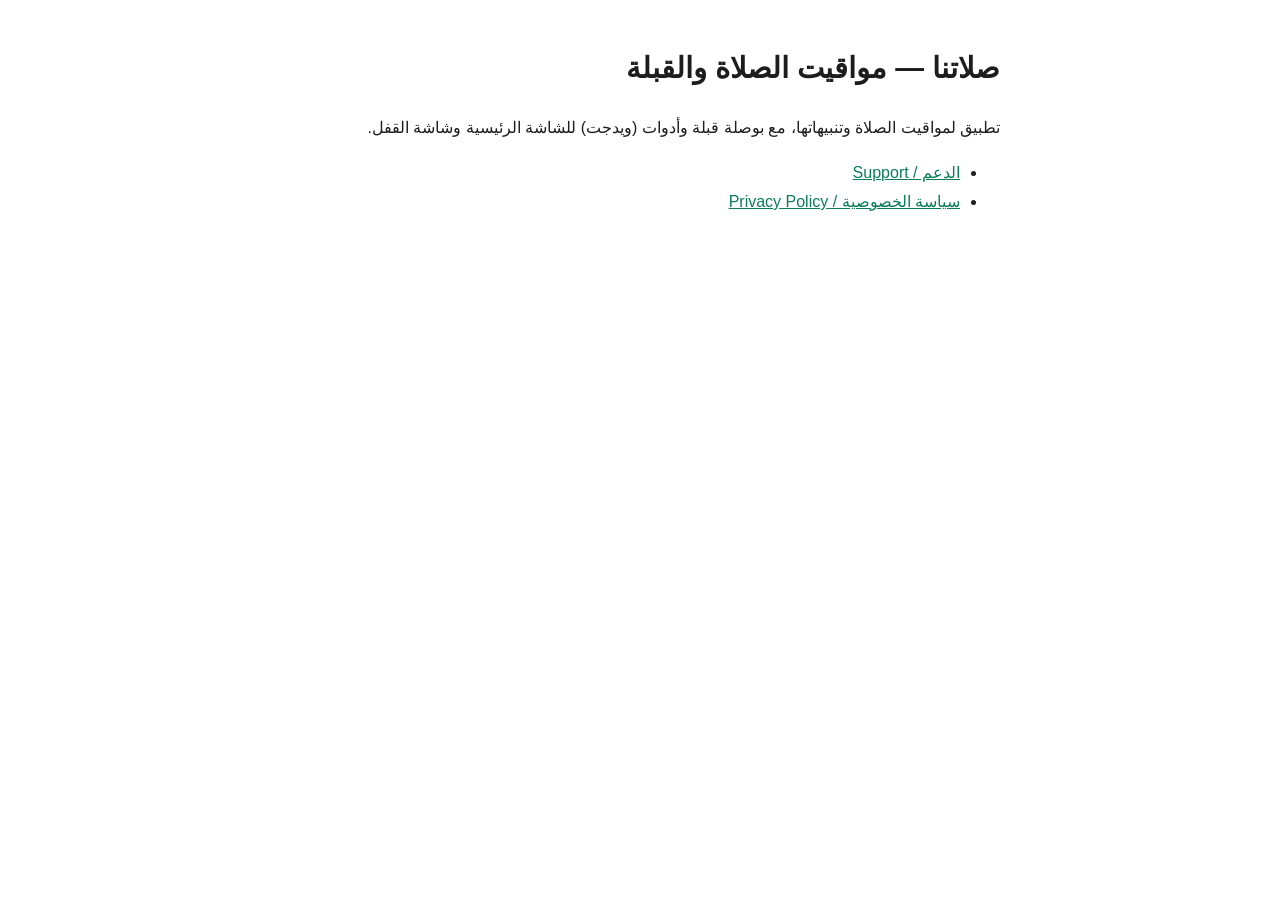
<file: index.html>
<!doctype html><html lang="ar" dir="rtl"><head><meta charset="utf-8"><meta name="viewport" content="width=device-width,initial-scale=1"><title>صلاتنا – Salatuna</title><link rel="stylesheet" href="style.css"></head><body>
<h1>صلاتنا — مواقيت الصلاة والقبلة</h1>
<p>تطبيق لمواقيت الصلاة وتنبيهاتها، مع بوصلة قبلة وأدوات (ويدجت) للشاشة الرئيسية وشاشة القفل.</p>
<ul><li><a href="support.html">الدعم / Support</a></li><li><a href="privacy.html">سياسة الخصوصية / Privacy Policy</a></li></ul>
</body></html>
</file>
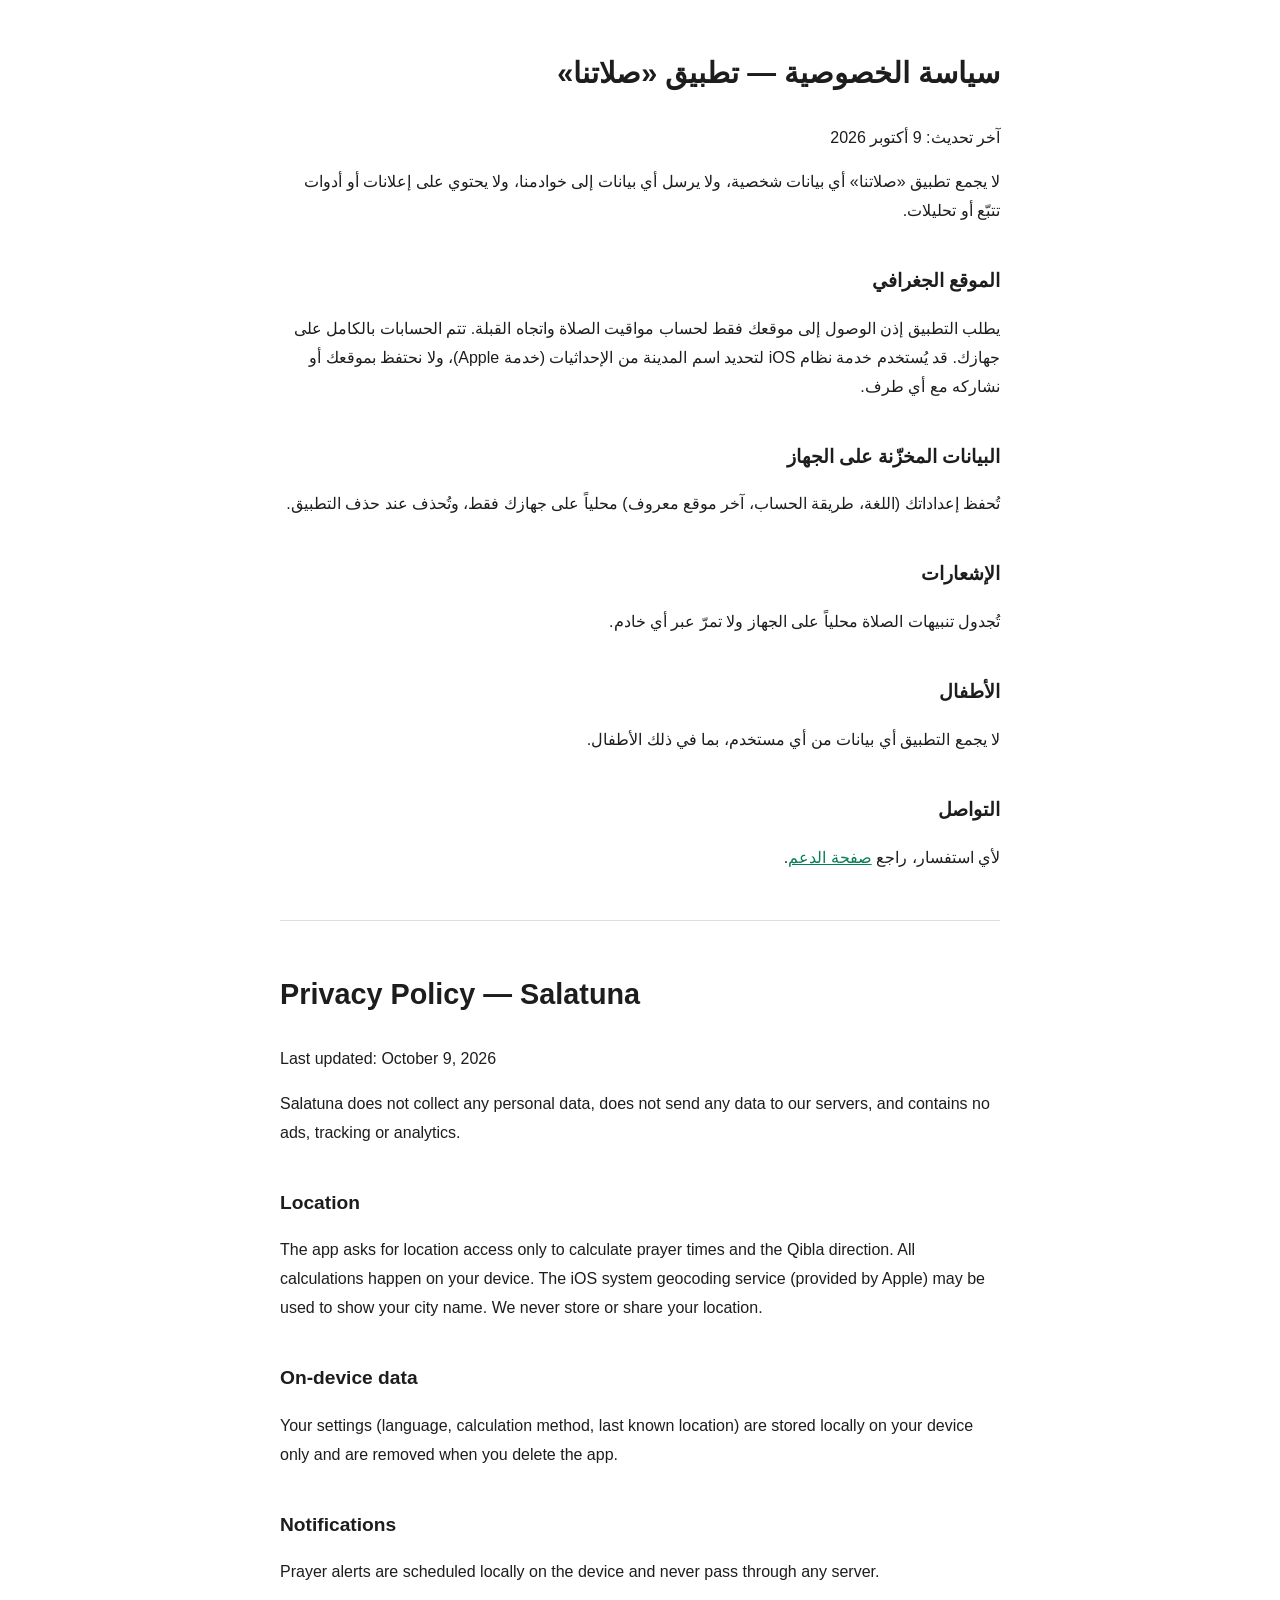
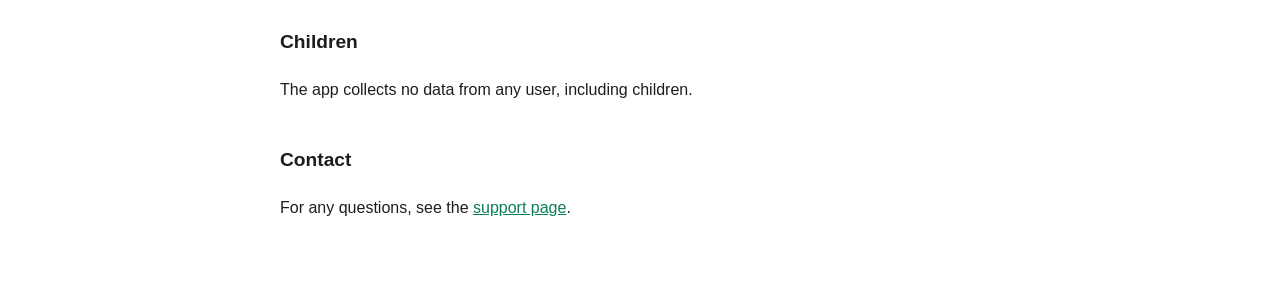
<file: privacy.html>
<!doctype html><html lang="ar"><head><meta charset="utf-8"><meta name="viewport" content="width=device-width,initial-scale=1"><title>سياسة الخصوصية – صلاتنا</title><link rel="stylesheet" href="style.css"></head><body>
<section dir="rtl" lang="ar">
<h1>سياسة الخصوصية — تطبيق «صلاتنا»</h1>
<p>آخر تحديث: 9 أكتوبر 2026</p>
<p>لا يجمع تطبيق «صلاتنا» أي بيانات شخصية، ولا يرسل أي بيانات إلى خوادمنا، ولا يحتوي على إعلانات أو أدوات تتبّع أو تحليلات.</p>
<h2>الموقع الجغرافي</h2>
<p>يطلب التطبيق إذن الوصول إلى موقعك فقط لحساب مواقيت الصلاة واتجاه القبلة. تتم الحسابات بالكامل على جهازك. قد يُستخدم خدمة نظام iOS لتحديد اسم المدينة من الإحداثيات (خدمة Apple)، ولا نحتفظ بموقعك أو نشاركه مع أي طرف.</p>
<h2>البيانات المخزّنة على الجهاز</h2>
<p>تُحفظ إعداداتك (اللغة، طريقة الحساب، آخر موقع معروف) محلياً على جهازك فقط، وتُحذف عند حذف التطبيق.</p>
<h2>الإشعارات</h2>
<p>تُجدول تنبيهات الصلاة محلياً على الجهاز ولا تمرّ عبر أي خادم.</p>
<h2>الأطفال</h2>
<p>لا يجمع التطبيق أي بيانات من أي مستخدم، بما في ذلك الأطفال.</p>
<h2>التواصل</h2>
<p>لأي استفسار، راجع <a href="support.html">صفحة الدعم</a>.</p>
</section>
<hr>
<section dir="ltr" lang="en">
<h1>Privacy Policy — Salatuna</h1>
<p>Last updated: October 9, 2026</p>
<p>Salatuna does not collect any personal data, does not send any data to our servers, and contains no ads, tracking or analytics.</p>
<h2>Location</h2>
<p>The app asks for location access only to calculate prayer times and the Qibla direction. All calculations happen on your device. The iOS system geocoding service (provided by Apple) may be used to show your city name. We never store or share your location.</p>
<h2>On-device data</h2>
<p>Your settings (language, calculation method, last known location) are stored locally on your device only and are removed when you delete the app.</p>
<h2>Notifications</h2>
<p>Prayer alerts are scheduled locally on the device and never pass through any server.</p>
<h2>Children</h2>
<p>The app collects no data from any user, including children.</p>
<h2>Contact</h2>
<p>For any questions, see the <a href="support.html">support page</a>.</p>
</section>
</body></html>
</file>
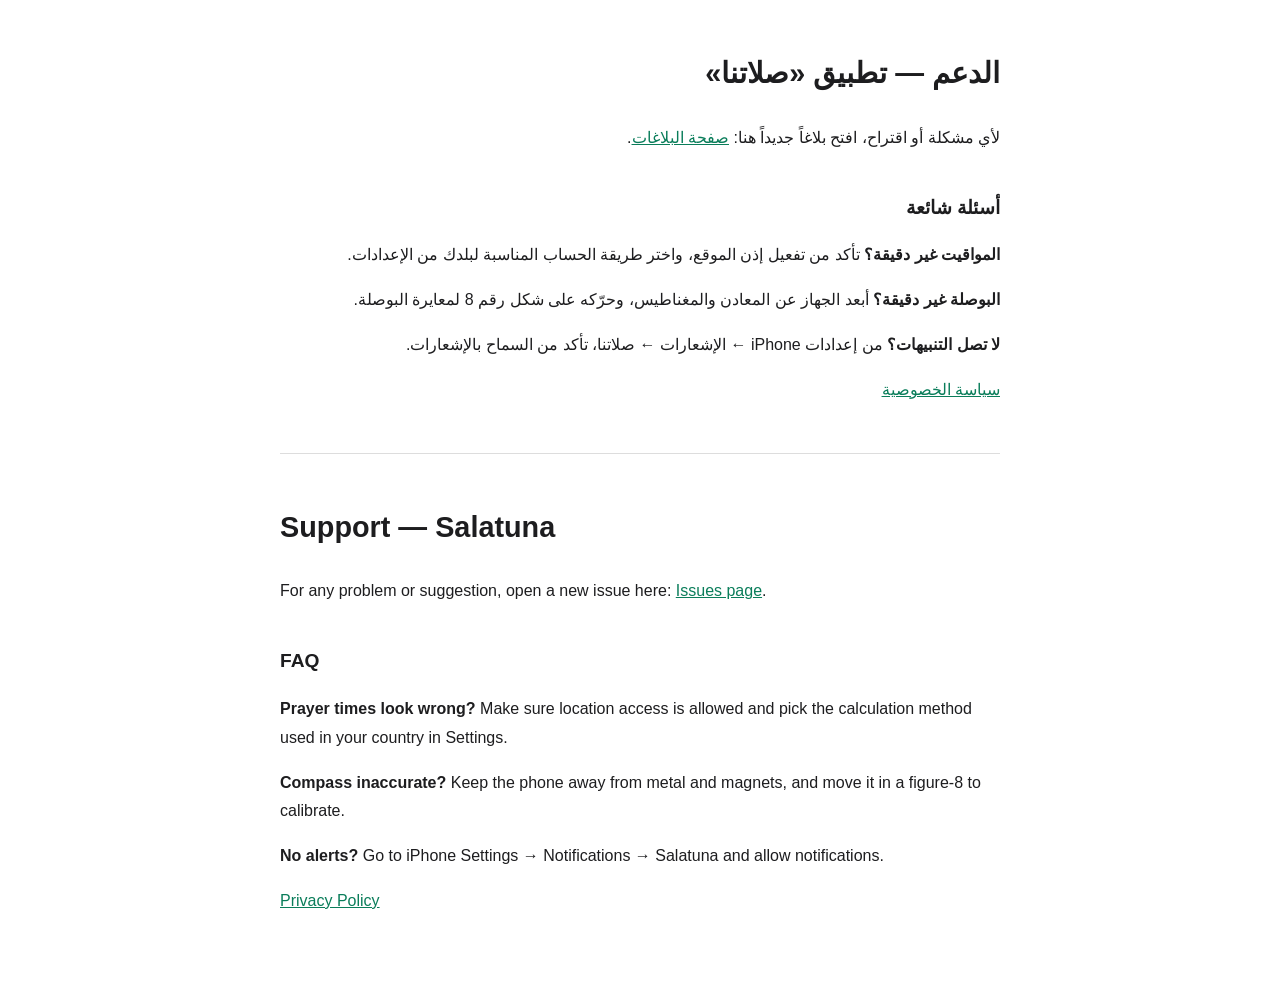
<file: support.html>
<!doctype html><html lang="ar"><head><meta charset="utf-8"><meta name="viewport" content="width=device-width,initial-scale=1"><title>الدعم – صلاتنا</title><link rel="stylesheet" href="style.css"></head><body>
<section dir="rtl" lang="ar">
<h1>الدعم — تطبيق «صلاتنا»</h1>
<p>لأي مشكلة أو اقتراح، افتح بلاغاً جديداً هنا: <a href="https://github.com/khoshbakht99/salatuna/issues">صفحة البلاغات</a>.</p>
<h2>أسئلة شائعة</h2>
<p><b>المواقيت غير دقيقة؟</b> تأكد من تفعيل إذن الموقع، واختر طريقة الحساب المناسبة لبلدك من الإعدادات.</p>
<p><b>البوصلة غير دقيقة؟</b> أبعد الجهاز عن المعادن والمغناطيس، وحرّكه على شكل رقم 8 لمعايرة البوصلة.</p>
<p><b>لا تصل التنبيهات؟</b> من إعدادات iPhone ← الإشعارات ← صلاتنا، تأكد من السماح بالإشعارات.</p>
<p><a href="privacy.html">سياسة الخصوصية</a></p>
</section>
<hr>
<section dir="ltr" lang="en">
<h1>Support — Salatuna</h1>
<p>For any problem or suggestion, open a new issue here: <a href="https://github.com/khoshbakht99/salatuna/issues">Issues page</a>.</p>
<h2>FAQ</h2>
<p><b>Prayer times look wrong?</b> Make sure location access is allowed and pick the calculation method used in your country in Settings.</p>
<p><b>Compass inaccurate?</b> Keep the phone away from metal and magnets, and move it in a figure-8 to calibrate.</p>
<p><b>No alerts?</b> Go to iPhone Settings → Notifications → Salatuna and allow notifications.</p>
<p><a href="privacy.html">Privacy Policy</a></p>
</section>
</body></html>
</file>
<file: style.css>
body{font-family:-apple-system,"SF Arabic","Segoe UI",Tahoma,sans-serif;max-width:720px;margin:0 auto;padding:24px 16px;line-height:1.8;color:#1d1d1f;background:#fff}
h1{font-size:1.8em}h2{font-size:1.2em;margin-top:2em}
section{margin-bottom:3em}hr{border:0;border-top:1px solid #ddd;margin:3em 0}
a{color:#0a7d5a}
@media (prefers-color-scheme:dark){body{background:#111;color:#eee}a{color:#4fd1a5}hr{border-color:#333}}
</file>
